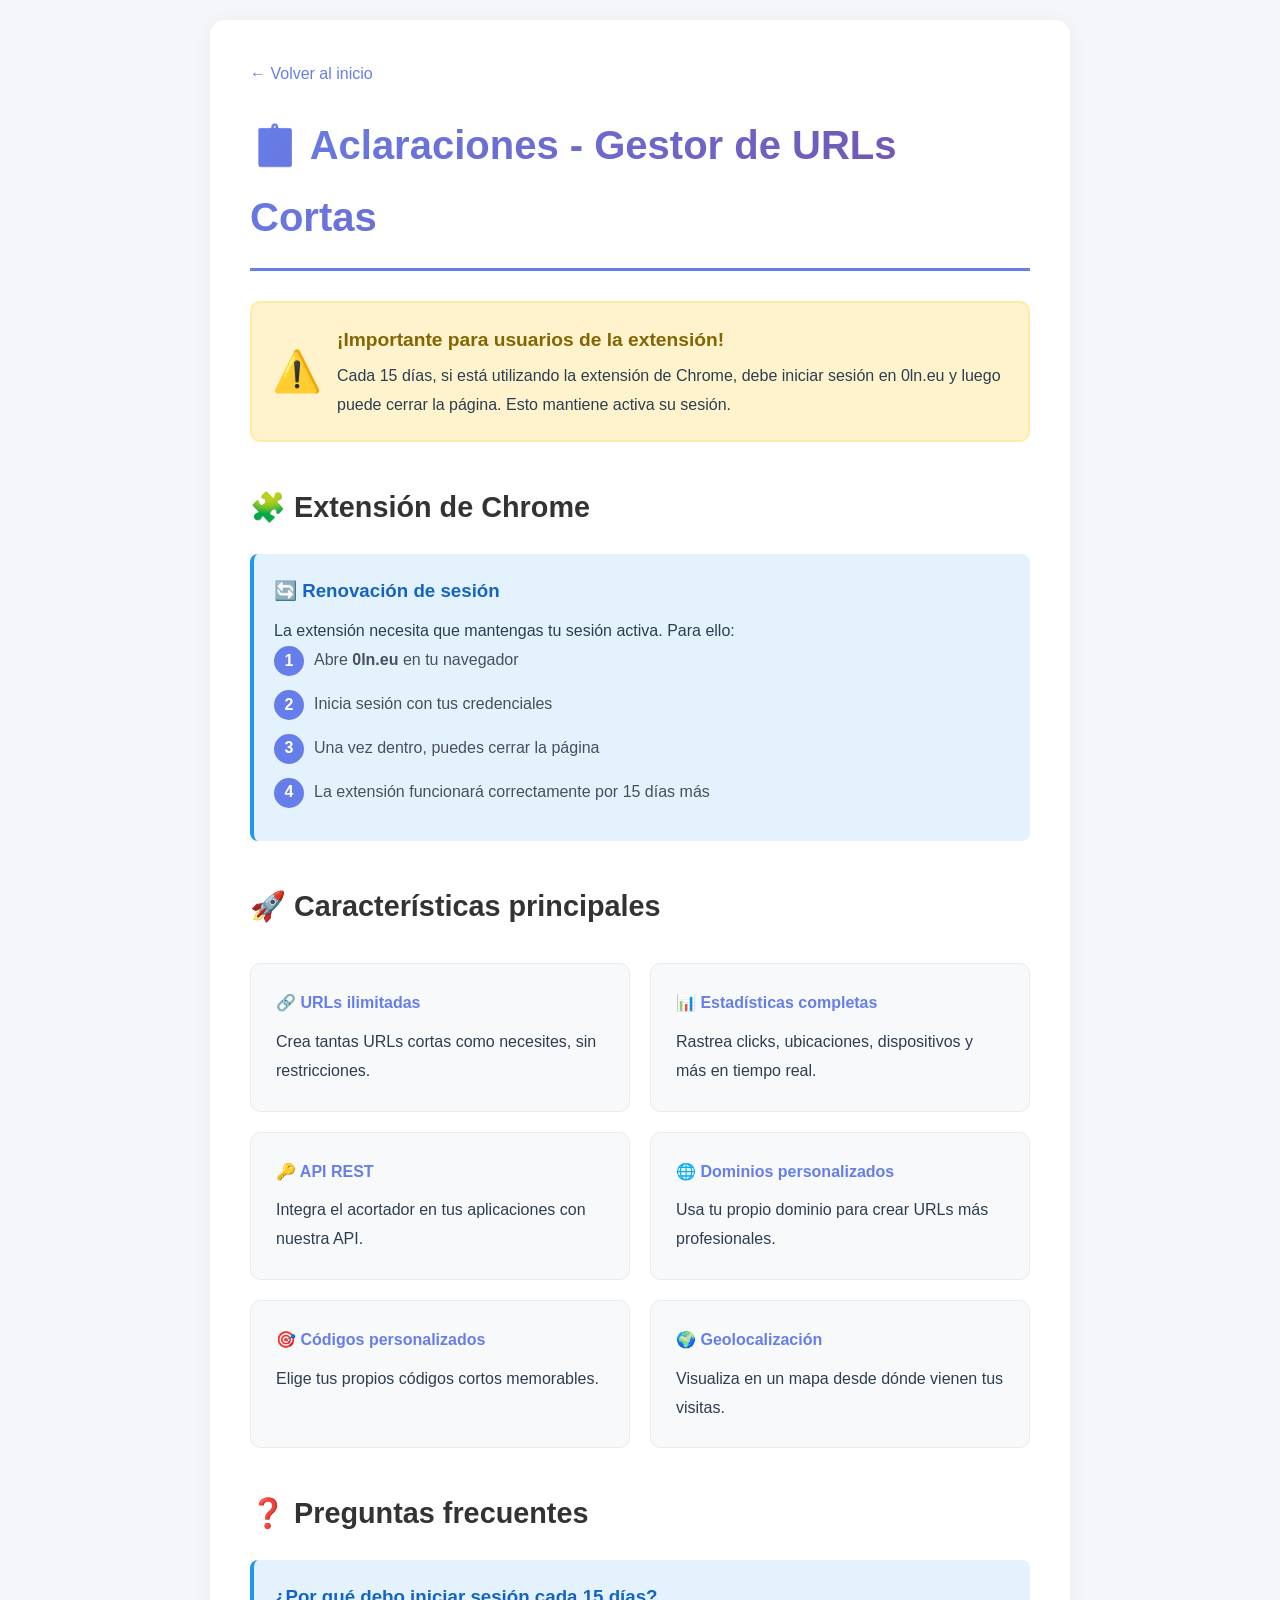
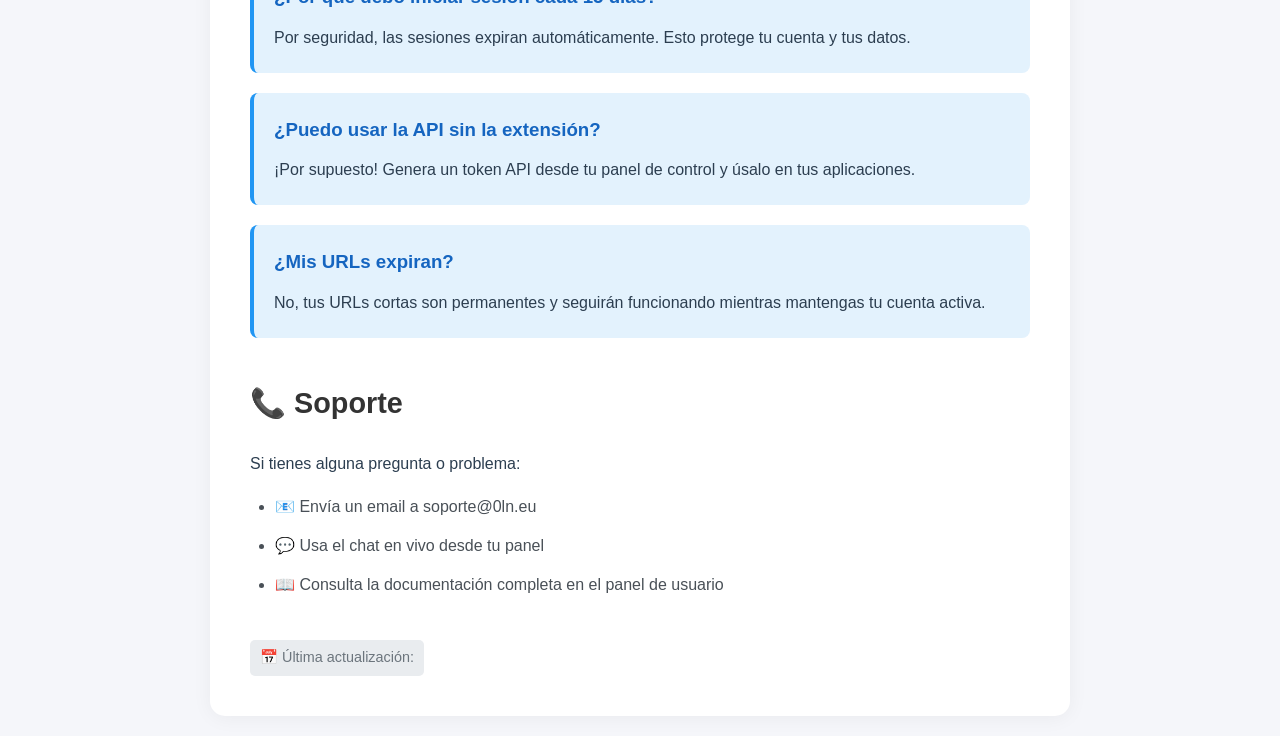
<file: Aclaraciones/index.html>
<!DOCTYPE html>
<html lang="es">
<head>
    <meta charset="UTF-8">
    <meta name="viewport" content="width=device-width, initial-scale=1.0">
    <title>Aclaraciones - Gestor de URLs Cortas</title>
    <style>
        * {
            margin: 0;
            padding: 0;
            box-sizing: border-box;
        }
        
        body {
            font-family: -apple-system, BlinkMacSystemFont, 'Segoe UI', Roboto, 'Helvetica Neue', Arial, sans-serif;
            max-width: 900px;
            margin: 0 auto;
            padding: 20px;
            line-height: 1.8;
            background: #f5f6fa;
            color: #2c3e50;
        }
        
        .container {
            background: white;
            padding: 40px;
            border-radius: 15px;
            box-shadow: 0 2px 20px rgba(0,0,0,0.05);
        }
        
        h1 {
            color: #2c3e50;
            border-bottom: 3px solid #667eea;
            padding-bottom: 15px;
            margin-bottom: 30px;
            font-size: 2.5em;
            background: linear-gradient(135deg, #667eea 0%, #764ba2 100%);
            -webkit-background-clip: text;
            -webkit-text-fill-color: transparent;
        }
        
        h2 {
            color: #333;
            margin-top: 40px;
            margin-bottom: 20px;
            font-size: 1.8em;
            display: flex;
            align-items: center;
            gap: 10px;
        }
        
        .important-box {
            background: #fff3cd;
            border: 2px solid #ffeaa7;
            border-radius: 10px;
            padding: 20px;
            margin: 30px 0;
            display: flex;
            align-items: center;
            gap: 15px;
        }
        
        .important-box .icon {
            font-size: 2.5em;
            flex-shrink: 0;
        }
        
        .important-box .content {
            flex: 1;
        }
        
        .important-box .content strong {
            display: block;
            font-size: 1.2em;
            margin-bottom: 5px;
            color: #856404;
        }
        
        .info-card {
            background: #e3f2fd;
            border-left: 4px solid #2196f3;
            padding: 20px;
            margin: 20px 0;
            border-radius: 8px;
        }
        
        .info-card h3 {
            color: #1565c0;
            margin-bottom: 10px;
            display: flex;
            align-items: center;
            gap: 8px;
        }
        
        ul {
            margin-left: 25px;
            margin-top: 15px;
        }
        
        li {
            margin-bottom: 10px;
            color: #495057;
        }
        
        .step-list {
            counter-reset: step-counter;
            list-style: none;
            margin-left: 0;
        }
        
        .step-list li {
            counter-increment: step-counter;
            margin-bottom: 15px;
            padding-left: 40px;
            position: relative;
        }
        
        .step-list li::before {
            content: counter(step-counter);
            position: absolute;
            left: 0;
            top: 0;
            background: #667eea;
            color: white;
            width: 30px;
            height: 30px;
            border-radius: 50%;
            display: flex;
            align-items: center;
            justify-content: center;
            font-weight: bold;
        }
        
        .feature-grid {
            display: grid;
            grid-template-columns: repeat(auto-fit, minmax(250px, 1fr));
            gap: 20px;
            margin-top: 30px;
        }
        
        .feature-card {
            background: #f8f9fa;
            padding: 25px;
            border-radius: 10px;
            border: 1px solid #e9ecef;
            transition: all 0.3s;
        }
        
        .feature-card:hover {
            transform: translateY(-3px);
            box-shadow: 0 5px 15px rgba(0,0,0,0.1);
        }
        
        .feature-card h4 {
            color: #667eea;
            margin-bottom: 10px;
            display: flex;
            align-items: center;
            gap: 8px;
        }
        
        .date {
            background: #e9ecef;
            padding: 5px 10px;
            border-radius: 5px;
            font-size: 0.9em;
            color: #6c757d;
            margin-top: 30px;
            display: inline-block;
        }
        
        .back-link {
            display: inline-flex;
            align-items: center;
            gap: 5px;
            color: #667eea;
            text-decoration: none;
            margin-bottom: 20px;
            font-weight: 500;
            transition: all 0.3s;
        }
        
        .back-link:hover {
            transform: translateX(-5px);
        }
        
        @media (max-width: 768px) {
            .container {
                padding: 20px;
            }
            
            h1 {
                font-size: 2em;
            }
            
            .feature-grid {
                grid-template-columns: 1fr;
            }
        }
    </style>
</head>
<body>
    <div class="container">
        <a href="/" class="back-link">
            ← Volver al inicio
        </a>
        
        <h1>📋 Aclaraciones - Gestor de URLs Cortas</h1>
        
        <div class="important-box">
            <div class="icon">⚠️</div>
            <div class="content">
                <strong>¡Importante para usuarios de la extensión!</strong>
                Cada 15 días, si está utilizando la extensión de Chrome, debe iniciar sesión en 0ln.eu 
                y luego puede cerrar la página. Esto mantiene activa su sesión.
            </div>
        </div>
        
        <h2>🧩 Extensión de Chrome</h2>
        
        <div class="info-card">
            <h3>🔄 Renovación de sesión</h3>
            <p>La extensión necesita que mantengas tu sesión activa. Para ello:</p>
            <ol class="step-list">
                <li>Abre <strong>0ln.eu</strong> en tu navegador</li>
                <li>Inicia sesión con tus credenciales</li>
                <li>Una vez dentro, puedes cerrar la página</li>
                <li>La extensión funcionará correctamente por 15 días más</li>
            </ol>
        </div>
        
        <h2>🚀 Características principales</h2>
        
        <div class="feature-grid">
            <div class="feature-card">
                <h4>🔗 URLs ilimitadas</h4>
                <p>Crea tantas URLs cortas como necesites, sin restricciones.</p>
            </div>
            
            <div class="feature-card">
                <h4>📊 Estadísticas completas</h4>
                <p>Rastrea clicks, ubicaciones, dispositivos y más en tiempo real.</p>
            </div>
            
            <div class="feature-card">
                <h4>🔑 API REST</h4>
                <p>Integra el acortador en tus aplicaciones con nuestra API.</p>
            </div>
            
            <div class="feature-card">
                <h4>🌐 Dominios personalizados</h4>
                <p>Usa tu propio dominio para crear URLs más profesionales.</p>
            </div>
            
            <div class="feature-card">
                <h4>🎯 Códigos personalizados</h4>
                <p>Elige tus propios códigos cortos memorables.</p>
            </div>
            
            <div class="feature-card">
                <h4>🌍 Geolocalización</h4>
                <p>Visualiza en un mapa desde dónde vienen tus visitas.</p>
            </div>
        </div>
        
        <h2>❓ Preguntas frecuentes</h2>
        
        <div class="info-card">
            <h3>¿Por qué debo iniciar sesión cada 15 días?</h3>
            <p>Por seguridad, las sesiones expiran automáticamente. Esto protege tu cuenta y tus datos.</p>
        </div>
        
        <div class="info-card">
            <h3>¿Puedo usar la API sin la extensión?</h3>
            <p>¡Por supuesto! Genera un token API desde tu panel de control y úsalo en tus aplicaciones.</p>
        </div>
        
        <div class="info-card">
            <h3>¿Mis URLs expiran?</h3>
            <p>No, tus URLs cortas son permanentes y seguirán funcionando mientras mantengas tu cuenta activa.</p>
        </div>
        
        <h2>📞 Soporte</h2>
        
        <p>Si tienes alguna pregunta o problema:</p>
        <ul>
            <li>📧 Envía un email a soporte@0ln.eu</li>
            <li>💬 Usa el chat en vivo desde tu panel</li>
            <li>📖 Consulta la documentación completa en el panel de usuario</li>
        </ul>
        
        <div class="date">
            📅 Última actualización: <?php echo date('d/m/Y'); ?>
        </div>
    </div>
</body>
</html>
</file>
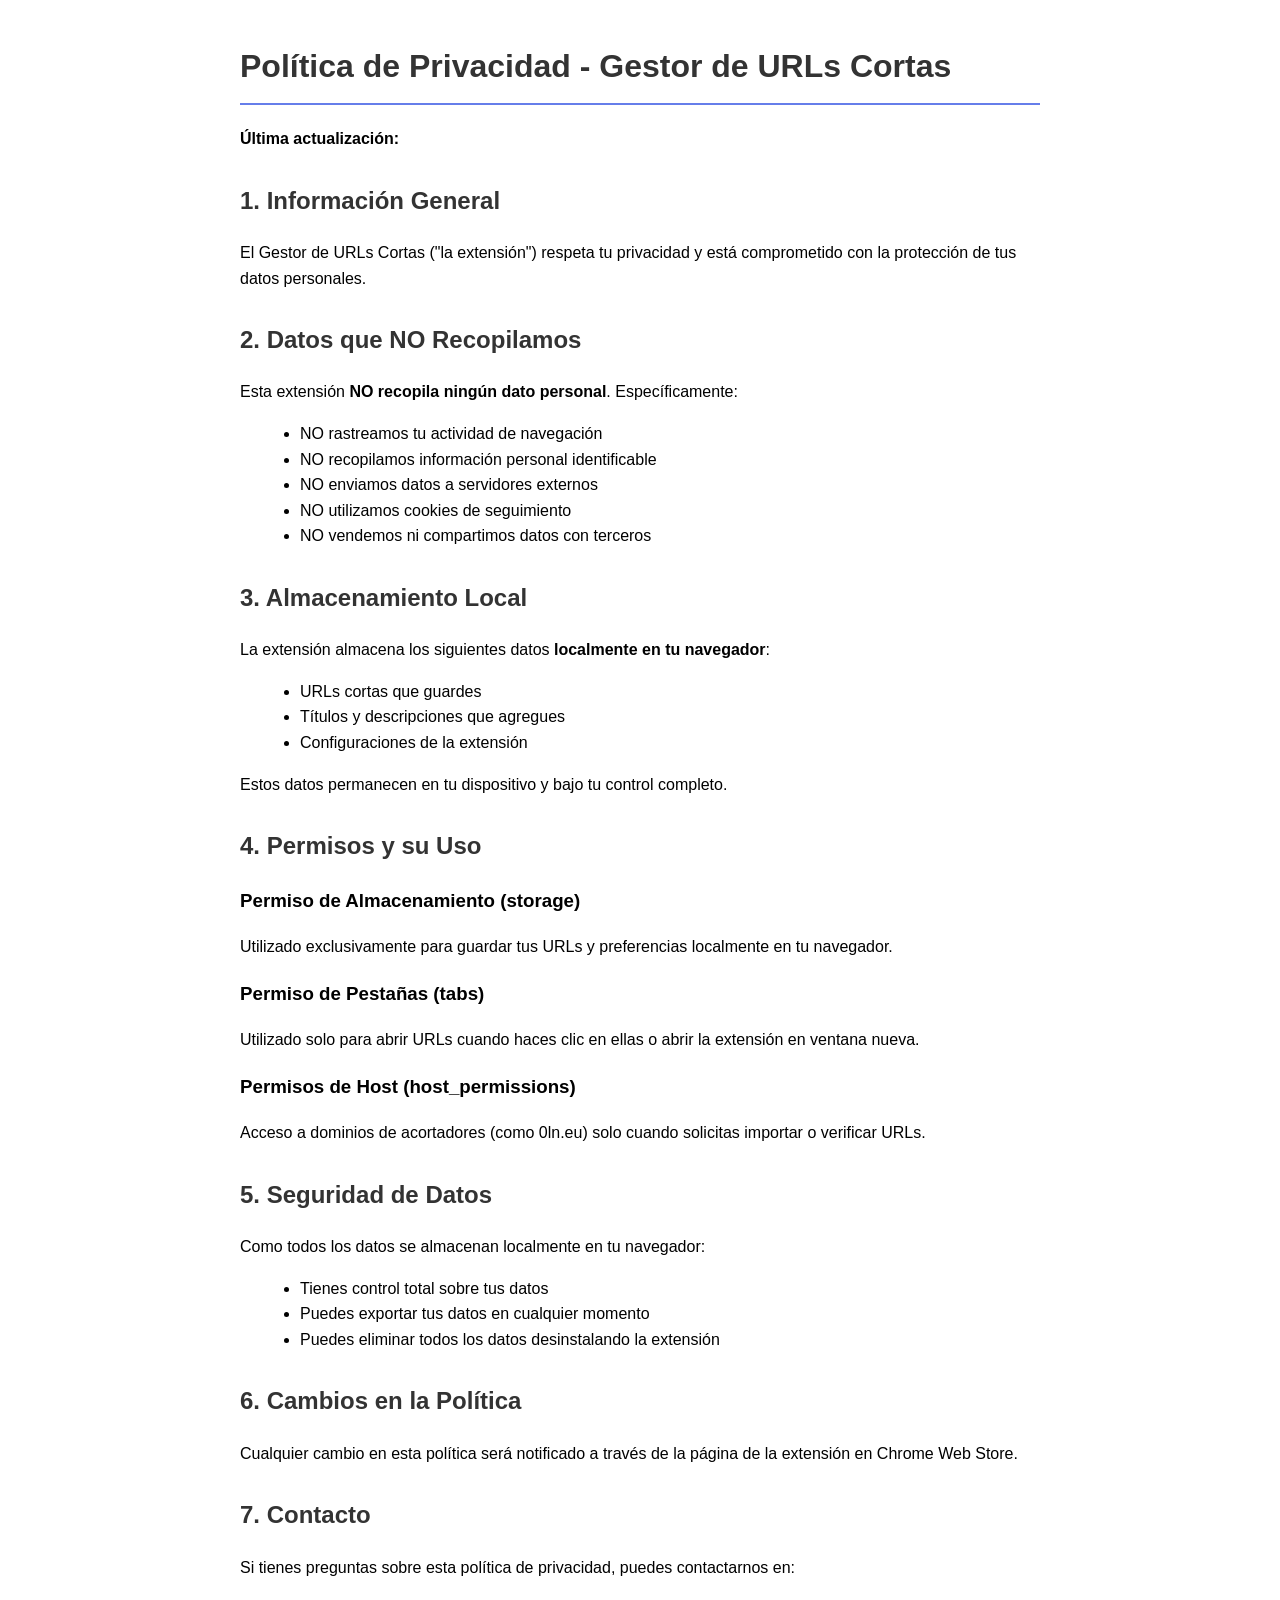
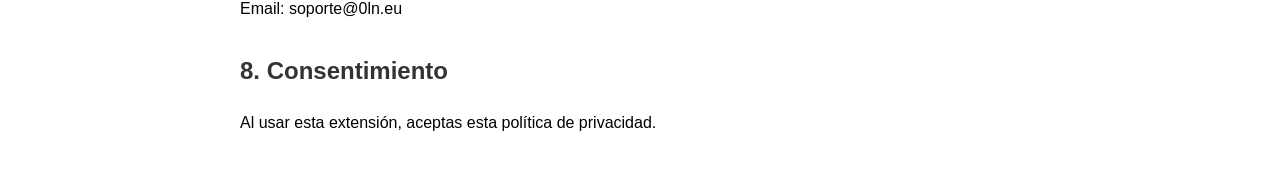
<file: privacy/index.html>
<!DOCTYPE html>
<html lang="es">
<head>
    <meta charset="UTF-8">
    <title>Política de Privacidad - Gestor de URLs Cortas</title>
    <style>
        body {
            font-family: Arial, sans-serif;
            max-width: 800px;
            margin: 0 auto;
            padding: 20px;
            line-height: 1.6;
        }
        h1, h2 { color: #333; }
        h1 { border-bottom: 2px solid #667eea; padding-bottom: 10px; }
        h2 { margin-top: 30px; }
        ul { margin-left: 20px; }
    </style>
</head>
<body>
    <h1>Política de Privacidad - Gestor de URLs Cortas</h1>
    
    <p><strong>Última actualización:</strong> <?php echo date('d/m/Y'); ?></p>
    
    <h2>1. Información General</h2>
    <p>El Gestor de URLs Cortas ("la extensión") respeta tu privacidad y está comprometido con la protección de tus datos personales.</p>
    
    <h2>2. Datos que NO Recopilamos</h2>
    <p>Esta extensión <strong>NO recopila ningún dato personal</strong>. Específicamente:</p>
    <ul>
        <li>NO rastreamos tu actividad de navegación</li>
        <li>NO recopilamos información personal identificable</li>
        <li>NO enviamos datos a servidores externos</li>
        <li>NO utilizamos cookies de seguimiento</li>
        <li>NO vendemos ni compartimos datos con terceros</li>
    </ul>
    
    <h2>3. Almacenamiento Local</h2>
    <p>La extensión almacena los siguientes datos <strong>localmente en tu navegador</strong>:</p>
    <ul>
        <li>URLs cortas que guardes</li>
        <li>Títulos y descripciones que agregues</li>
        <li>Configuraciones de la extensión</li>
    </ul>
    <p>Estos datos permanecen en tu dispositivo y bajo tu control completo.</p>
    
    <h2>4. Permisos y su Uso</h2>
    
    <h3>Permiso de Almacenamiento (storage)</h3>
    <p>Utilizado exclusivamente para guardar tus URLs y preferencias localmente en tu navegador.</p>
    
    <h3>Permiso de Pestañas (tabs)</h3>
    <p>Utilizado solo para abrir URLs cuando haces clic en ellas o abrir la extensión en ventana nueva.</p>
    
    <h3>Permisos de Host (host_permissions)</h3>
    <p>Acceso a dominios de acortadores (como 0ln.eu) solo cuando solicitas importar o verificar URLs.</p>
    
    <h2>5. Seguridad de Datos</h2>
    <p>Como todos los datos se almacenan localmente en tu navegador:</p>
    <ul>
        <li>Tienes control total sobre tus datos</li>
        <li>Puedes exportar tus datos en cualquier momento</li>
        <li>Puedes eliminar todos los datos desinstalando la extensión</li>
    </ul>
    
    <h2>6. Cambios en la Política</h2>
    <p>Cualquier cambio en esta política será notificado a través de la página de la extensión en Chrome Web Store.</p>
    
    <h2>7. Contacto</h2>
    <p>Si tienes preguntas sobre esta política de privacidad, puedes contactarnos en:</p>
    <p>Email: soporte@0ln.eu</p>
    
    <h2>8. Consentimiento</h2>
    <p>Al usar esta extensión, aceptas esta política de privacidad.</p>
</body>
</html>
</file>
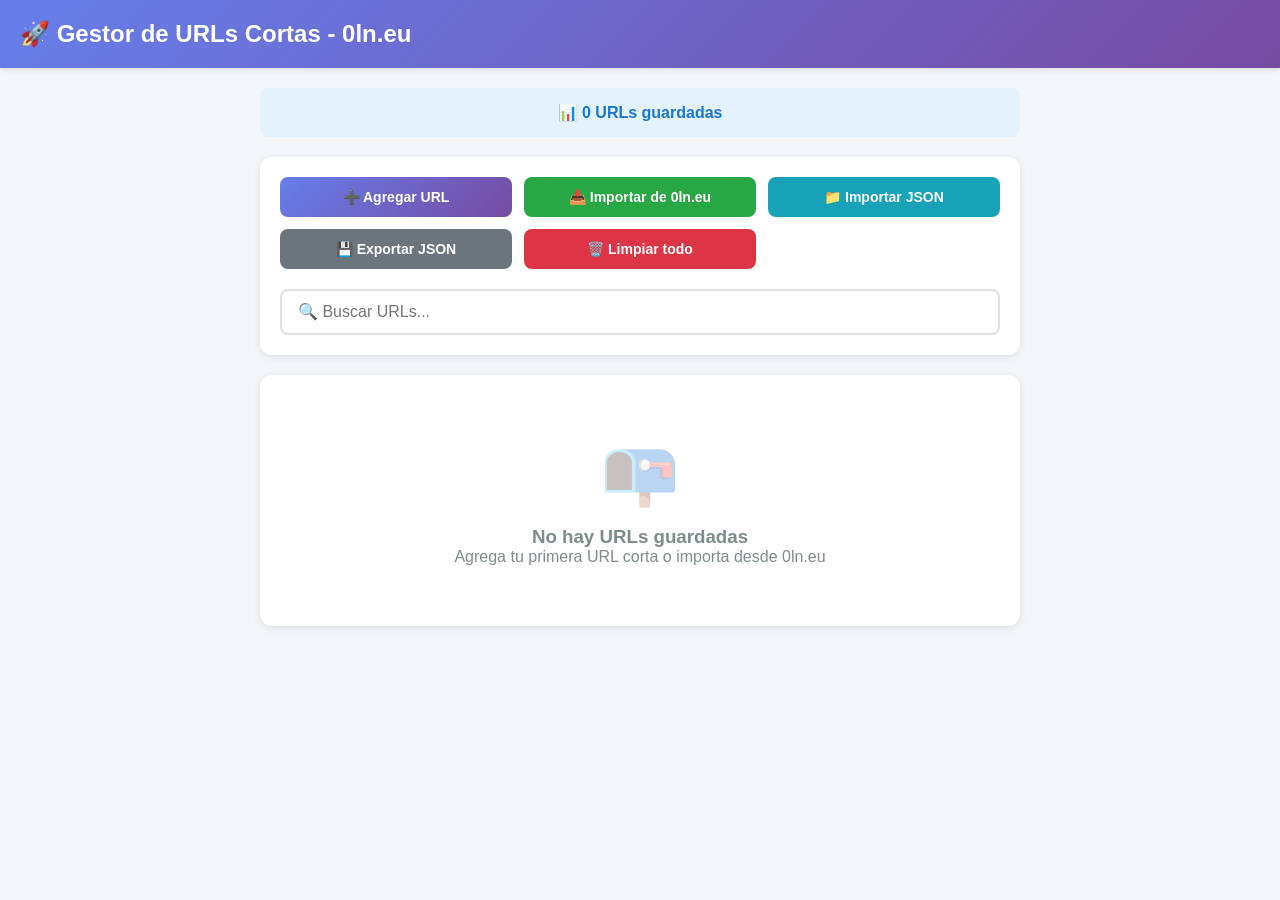
<file: admin/url_manager/index.html>
<!DOCTYPE html>
<html lang="es">
<head>
    <meta charset="UTF-8">
    <meta name="viewport" content="width=device-width, initial-scale=1.0">
    <title>Gestor de URLs Cortas - 0ln.eu</title>
    <link rel="manifest" href="manifest.json">
    <link rel="icon" href="icon-192.png">
    <link rel="apple-touch-icon" href="icon-192.png">
    <link rel="stylesheet" href="style.css">
    <meta name="theme-color" content="#667eea">
    <meta name="apple-mobile-web-app-capable" content="yes">
    <meta name="apple-mobile-web-app-status-bar-style" content="default">
    <meta name="apple-mobile-web-app-title" content="URL Manager">
</head>
<body>
    <div class="header">
        <h3>🚀 Gestor de URLs Cortas - 0ln.eu</h3>
    </div>

    <div class="container">
        <div class="stats" id="stats">
            📊 Cargando estadísticas...
        </div>

        <div class="controls">
            <div class="button-group">
                <button class="btn btn-primary" id="toggleAddBtn">
                    ➕ Agregar URL
                </button>
                <button class="btn btn-success" id="importApiBtn">
                    📥 Importar de 0ln.eu
                </button>
                <button class="btn btn-info" id="importFileBtn">
                    📁 Importar JSON
                </button>
                <button class="btn btn-secondary" id="exportBtn">
                    💾 Exportar JSON
                </button>
                <button class="btn btn-danger" id="clearAllBtn">
                    🗑️ Limpiar todo
                </button>
            </div>

            <div class="search-box">
                <input type="text" class="search-input" id="searchInput" placeholder="🔍 Buscar URLs..." />
            </div>
        </div>

        <div class="add-form" id="addForm">
            <div class="form-group">
                <label for="shortUrlInput">URL corta de 0ln.eu:</label>
                <input type="text" id="shortUrlInput" placeholder="https://0ln.eu/abc123" />
            </div>
            <div class="form-group">
                <label for="titleInput">Título (opcional):</label>
                <input type="text" id="titleInput" placeholder="Mi enlace importante" />
            </div>
            <div class="button-group">
                <button class="btn btn-success" id="saveUrlBtn">💾 Guardar</button>
                <button class="btn btn-secondary" id="cancelBtn">❌ Cancelar</button>
            </div>
            <div id="errorMsg" class="error hidden"></div>
        </div>

        <div class="url-list" id="urlList">
            <div class="loading">
                <div class="loading-spinner"></div>
                <div>Cargando URLs...</div>
            </div>
        </div>

        <input type="file" id="fileInput" accept=".json" />
    </div>

    <script src="app.js"></script>
    
    <!-- NO Service Worker por ahora -->
</body>
</html>
</file>
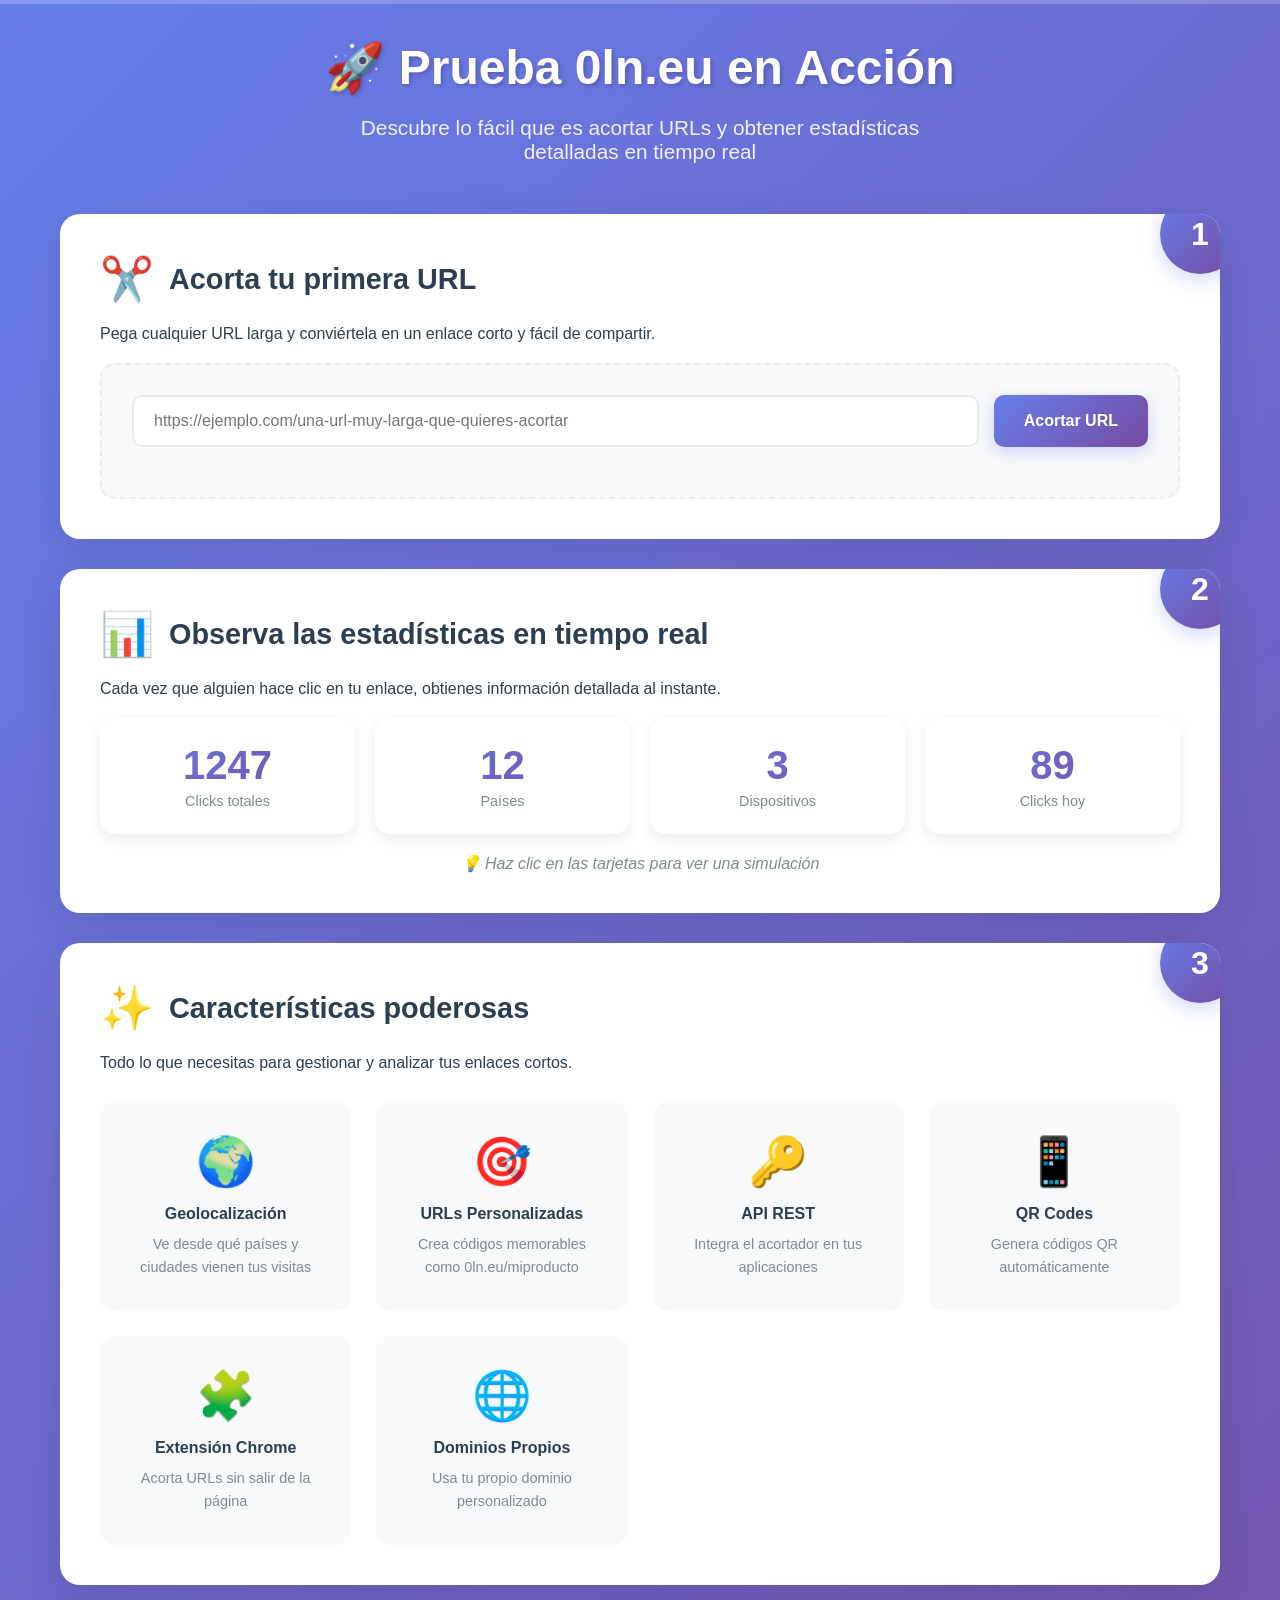
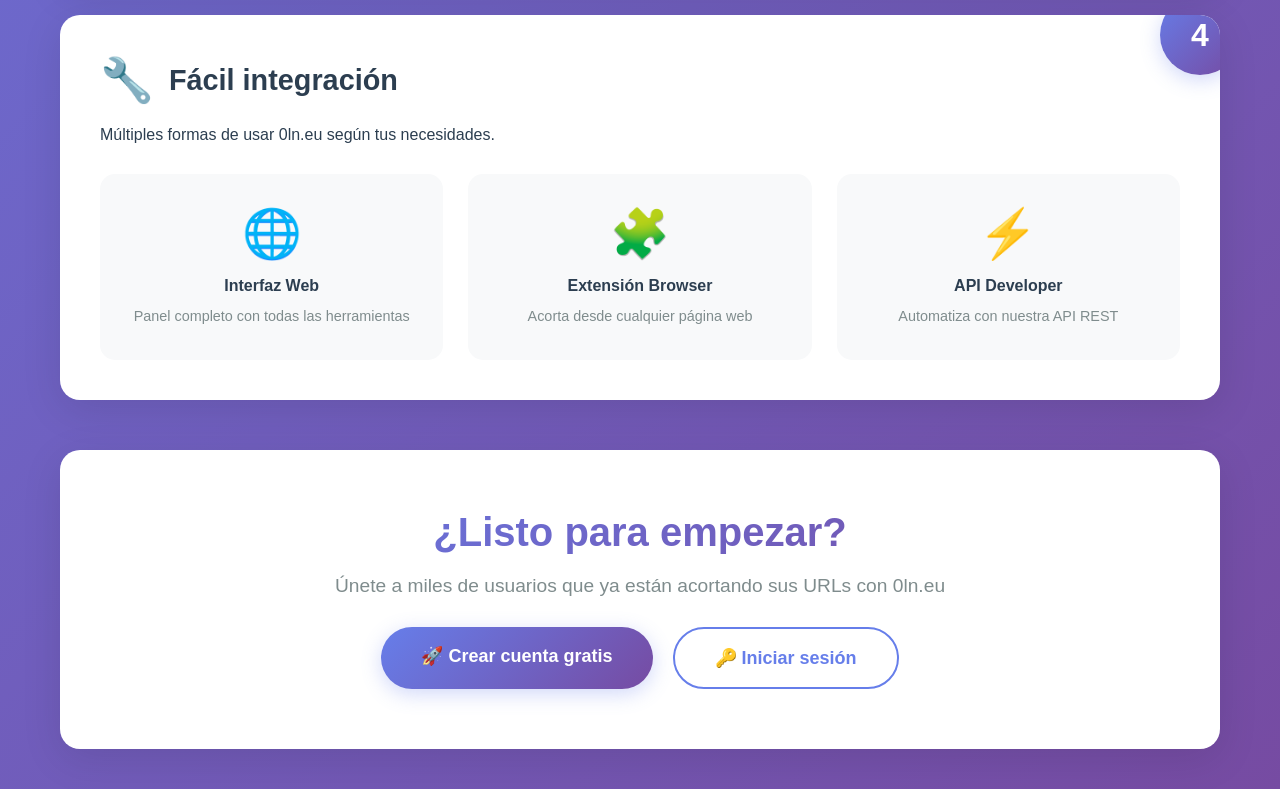
<file: demo.html>
<!DOCTYPE html>
<html lang="es">
<head>
    <meta charset="UTF-8">
    <meta name="viewport" content="width=device-width, initial-scale=1.0">
    <title>Demo Interactiva - 0ln.eu</title>
    <style>
        * {
            margin: 0;
            padding: 0;
            box-sizing: border-box;
        }
        
        body {
            font-family: -apple-system, BlinkMacSystemFont, 'Segoe UI', Roboto, 'Helvetica Neue', Arial, sans-serif;
            background: linear-gradient(135deg, #667eea 0%, #764ba2 100%);
            min-height: 100vh;
            color: #2c3e50;
            overflow-x: hidden;
        }
        
        .demo-container {
            max-width: 1200px;
            margin: 0 auto;
            padding: 40px 20px;
        }
        
        .demo-header {
            text-align: center;
            color: white;
            margin-bottom: 50px;
            animation: fadeInDown 1s ease-out;
        }
        
        .demo-header h1 {
            font-size: 3em;
            margin-bottom: 20px;
            text-shadow: 2px 2px 4px rgba(0,0,0,0.2);
        }
        
        .demo-header p {
            font-size: 1.3em;
            opacity: 0.9;
            max-width: 600px;
            margin: 0 auto;
        }
        
        .demo-steps {
            display: flex;
            flex-direction: column;
            gap: 30px;
        }
        
        .demo-step {
            background: white;
            border-radius: 20px;
            padding: 40px;
            box-shadow: 0 10px 40px rgba(0,0,0,0.1);
            opacity: 0;
            transform: translateY(20px);
            animation: fadeInUp 0.8s ease-out forwards;
            position: relative;
            overflow: hidden;
        }
        
        .demo-step:nth-child(1) { animation-delay: 0.2s; }
        .demo-step:nth-child(2) { animation-delay: 0.4s; }
        .demo-step:nth-child(3) { animation-delay: 0.6s; }
        .demo-step:nth-child(4) { animation-delay: 0.8s; }
        
        .step-number {
            position: absolute;
            top: -20px;
            right: -20px;
            width: 80px;
            height: 80px;
            background: linear-gradient(135deg, #667eea 0%, #764ba2 100%);
            border-radius: 50%;
            display: flex;
            align-items: center;
            justify-content: center;
            font-size: 2em;
            color: white;
            font-weight: bold;
            box-shadow: 0 5px 20px rgba(102, 126, 234, 0.3);
        }
        
        .step-title {
            font-size: 1.8em;
            color: #2c3e50;
            margin-bottom: 20px;
            display: flex;
            align-items: center;
            gap: 15px;
        }
        
        .step-icon {
            font-size: 1.5em;
        }
        
        /* Demo URL Shortener */
        .url-demo-box {
            background: #f8f9fa;
            padding: 30px;
            border-radius: 15px;
            margin-top: 20px;
            border: 2px dashed #e9ecef;
            transition: all 0.3s;
        }
        
        .url-demo-box.active {
            border-color: #667eea;
            background: #f3f4ff;
        }
        
        .url-input-group {
            display: flex;
            gap: 15px;
            margin-bottom: 20px;
            flex-wrap: wrap;
        }
        
        .url-input {
            flex: 1;
            min-width: 300px;
            padding: 15px 20px;
            border: 2px solid #e9ecef;
            border-radius: 10px;
            font-size: 16px;
            transition: all 0.3s;
        }
        
        .url-input:focus {
            outline: none;
            border-color: #667eea;
            box-shadow: 0 0 0 3px rgba(102, 126, 234, 0.1);
        }
        
        .demo-button {
            padding: 15px 30px;
            background: linear-gradient(135deg, #667eea 0%, #764ba2 100%);
            color: white;
            border: none;
            border-radius: 10px;
            font-size: 16px;
            font-weight: 600;
            cursor: pointer;
            transition: all 0.3s;
            box-shadow: 0 5px 15px rgba(102, 126, 234, 0.3);
        }
        
        .demo-button:hover {
            transform: translateY(-2px);
            box-shadow: 0 8px 25px rgba(102, 126, 234, 0.4);
        }
        
        .demo-button:active {
            transform: translateY(0);
        }
        
        .demo-button:disabled {
            opacity: 0.6;
            cursor: not-allowed;
        }
        
        .result-box {
            display: none;
            background: #e8f5e9;
            border: 2px solid #4caf50;
            padding: 20px;
            border-radius: 10px;
            margin-top: 20px;
            animation: slideIn 0.5s ease-out;
        }
        
        .result-box.show {
            display: block;
        }
        
        .short-url-display {
            display: flex;
            align-items: center;
            gap: 15px;
            background: white;
            padding: 15px;
            border-radius: 8px;
            margin-top: 10px;
        }
        
        .short-url-text {
            flex: 1;
            font-family: monospace;
            font-size: 18px;
            color: #667eea;
            font-weight: bold;
        }
        
        .copy-button {
            padding: 10px 20px;
            background: #4caf50;
            color: white;
            border: none;
            border-radius: 5px;
            cursor: pointer;
            transition: all 0.3s;
        }
        
        .copy-button:hover {
            background: #45a049;
        }
        
        .copy-button.copied {
            background: #2196f3;
        }
        
        /* Stats Demo */
        .stats-demo {
            display: grid;
            grid-template-columns: repeat(auto-fit, minmax(150px, 1fr));
            gap: 20px;
            margin-top: 20px;
        }
        
        .stat-card {
            background: white;
            padding: 25px;
            border-radius: 15px;
            text-align: center;
            box-shadow: 0 5px 15px rgba(0,0,0,0.08);
            transition: all 0.3s;
            cursor: pointer;
        }
        
        .stat-card:hover {
            transform: translateY(-5px);
            box-shadow: 0 10px 25px rgba(0,0,0,0.12);
        }
        
        .stat-number {
            font-size: 2.5em;
            font-weight: bold;
            background: linear-gradient(135deg, #667eea 0%, #764ba2 100%);
            -webkit-background-clip: text;
            -webkit-text-fill-color: transparent;
            margin-bottom: 5px;
        }
        
        .stat-label {
            color: #7f8c8d;
            font-size: 0.9em;
        }
        
        /* Features Grid */
        .features-grid {
            display: grid;
            grid-template-columns: repeat(auto-fit, minmax(250px, 1fr));
            gap: 25px;
            margin-top: 30px;
        }
        
        .feature-card {
            background: #f8f9fa;
            padding: 30px;
            border-radius: 15px;
            text-align: center;
            transition: all 0.3s;
            cursor: pointer;
            border: 2px solid transparent;
        }
        
        .feature-card:hover {
            border-color: #667eea;
            transform: translateY(-5px);
            box-shadow: 0 10px 30px rgba(102, 126, 234, 0.2);
        }
        
        .feature-icon {
            font-size: 3em;
            margin-bottom: 15px;
            display: block;
        }
        
        .feature-title {
            font-weight: 600;
            color: #2c3e50;
            margin-bottom: 10px;
        }
        
        .feature-description {
            color: #7f8c8d;
            font-size: 0.9em;
            line-height: 1.6;
        }
        
        /* Progress Bar */
        .progress-container {
            position: fixed;
            top: 0;
            left: 0;
            right: 0;
            height: 4px;
            background: rgba(255,255,255,0.2);
            z-index: 1000;
        }
        
        .progress-bar {
            height: 100%;
            background: linear-gradient(90deg, #667eea 0%, #764ba2 100%);
            width: 0%;
            transition: width 0.3s ease;
        }
        
        /* CTA Section */
        .cta-section {
            background: white;
            border-radius: 20px;
            padding: 60px 40px;
            text-align: center;
            margin-top: 50px;
            box-shadow: 0 10px 40px rgba(0,0,0,0.1);
            animation: fadeInUp 1s ease-out 1s both;
        }
        
        .cta-title {
            font-size: 2.5em;
            margin-bottom: 20px;
            background: linear-gradient(135deg, #667eea 0%, #764ba2 100%);
            -webkit-background-clip: text;
            -webkit-text-fill-color: transparent;
        }
        
        .cta-buttons {
            display: flex;
            gap: 20px;
            justify-content: center;
            flex-wrap: wrap;
            margin-top: 30px;
        }
        
        .cta-button {
            padding: 18px 40px;
            font-size: 18px;
            font-weight: 600;
            border-radius: 50px;
            text-decoration: none;
            transition: all 0.3s;
            display: inline-block;
        }
        
        .cta-button.primary {
            background: linear-gradient(135deg, #667eea 0%, #764ba2 100%);
            color: white;
            box-shadow: 0 5px 20px rgba(102, 126, 234, 0.3);
        }
        
        .cta-button.primary:hover {
            transform: translateY(-3px);
            box-shadow: 0 8px 30px rgba(102, 126, 234, 0.4);
        }
        
        .cta-button.secondary {
            background: white;
            color: #667eea;
            border: 2px solid #667eea;
        }
        
        .cta-button.secondary:hover {
            background: #f8f9ff;
            transform: translateY(-3px);
        }
        
        /* Tooltips */
        .tooltip {
            position: relative;
            display: inline-block;
        }
        
        .tooltip .tooltiptext {
            visibility: hidden;
            background-color: #333;
            color: #fff;
            text-align: center;
            padding: 8px 12px;
            border-radius: 6px;
            position: absolute;
            z-index: 1;
            bottom: 125%;
            left: 50%;
            transform: translateX(-50%);
            opacity: 0;
            transition: opacity 0.3s;
            font-size: 14px;
            white-space: nowrap;
        }
        
        .tooltip:hover .tooltiptext {
            visibility: visible;
            opacity: 1;
        }
        
        /* Animations */
        @keyframes fadeInDown {
            from {
                opacity: 0;
                transform: translateY(-30px);
            }
            to {
                opacity: 1;
                transform: translateY(0);
            }
        }
        
        @keyframes fadeInUp {
            from {
                opacity: 0;
                transform: translateY(30px);
            }
            to {
                opacity: 1;
                transform: translateY(0);
            }
        }
        
        @keyframes slideIn {
            from {
                opacity: 0;
                transform: scaleY(0);
                transform-origin: top;
            }
            to {
                opacity: 1;
                transform: scaleY(1);
            }
        }
        
        @keyframes pulse {
            0% {
                transform: scale(1);
            }
            50% {
                transform: scale(1.05);
            }
            100% {
                transform: scale(1);
            }
        }
        
        /* Responsive */
        @media (max-width: 768px) {
            .demo-header h1 {
                font-size: 2em;
            }
            
            .demo-step {
                padding: 25px;
            }
            
            .step-number {
                width: 60px;
                height: 60px;
                font-size: 1.5em;
            }
            
            .url-input-group {
                flex-direction: column;
            }
            
            .url-input {
                min-width: auto;
            }
            
            .cta-buttons {
                flex-direction: column;
                align-items: center;
            }
            
            .cta-button {
                width: 100%;
                max-width: 300px;
            }
        }
    </style>
</head>
<body>
    <!-- Progress Bar -->
    <div class="progress-container">
        <div class="progress-bar" id="progressBar"></div>
    </div>
    
    <div class="demo-container">
        <!-- Header -->
        <div class="demo-header">
            <h1>🚀 Prueba 0ln.eu en Acción</h1>
            <p>Descubre lo fácil que es acortar URLs y obtener estadísticas detalladas en tiempo real</p>
        </div>
        
        <!-- Demo Steps -->
        <div class="demo-steps">
            <!-- Step 1: Acortar URL -->
            <div class="demo-step">
                <span class="step-number">1</span>
                <h2 class="step-title">
                    <span class="step-icon">✂️</span>
                    Acorta tu primera URL
                </h2>
                <p>Pega cualquier URL larga y conviértela en un enlace corto y fácil de compartir.</p>
                
                <div class="url-demo-box" id="urlDemoBox">
                    <div class="url-input-group">
                        <input type="url" 
                               class="url-input" 
                               id="urlInput" 
                               placeholder="https://ejemplo.com/una-url-muy-larga-que-quieres-acortar"
                               value="">
                        <button class="demo-button" id="shortenBtn" onclick="shortenUrl()">
                            Acortar URL
                        </button>
                    </div>
                    
                    <div class="result-box" id="resultBox">
                        <p style="color: #2e7d32; font-weight: 600; margin-bottom: 10px;">
                            ✅ ¡URL acortada con éxito!
                        </p>
                        <div class="short-url-display">
                            <span class="short-url-text" id="shortUrl">0ln.eu/demo123</span>
                            <button class="copy-button" id="copyBtn" onclick="copyUrl()">
                                📋 Copiar
                            </button>
                        </div>
                    </div>
                </div>
            </div>
            
            <!-- Step 2: Estadísticas -->
            <div class="demo-step">
                <span class="step-number">2</span>
                <h2 class="step-title">
                    <span class="step-icon">📊</span>
                    Observa las estadísticas en tiempo real
                </h2>
                <p>Cada vez que alguien hace clic en tu enlace, obtienes información detallada al instante.</p>
                
                <div class="stats-demo" id="statsDemo">
                    <div class="stat-card" onclick="animateStat(this)">
                        <div class="stat-number" id="clickCount">0</div>
                        <div class="stat-label">Clicks totales</div>
                    </div>
                    <div class="stat-card" onclick="animateStat(this)">
                        <div class="stat-number" id="countryCount">0</div>
                        <div class="stat-label">Países</div>
                    </div>
                    <div class="stat-card" onclick="animateStat(this)">
                        <div class="stat-number" id="deviceCount">0</div>
                        <div class="stat-label">Dispositivos</div>
                    </div>
                    <div class="stat-card" onclick="animateStat(this)">
                        <div class="stat-number" id="todayCount">0</div>
                        <div class="stat-label">Clicks hoy</div>
                    </div>
                </div>
                
                <p style="text-align: center; margin-top: 20px; color: #7f8c8d;">
                    <em>💡 Haz clic en las tarjetas para ver una simulación</em>
                </p>
            </div>
            
            <!-- Step 3: Características -->
            <div class="demo-step">
                <span class="step-number">3</span>
                <h2 class="step-title">
                    <span class="step-icon">✨</span>
                    Características poderosas
                </h2>
                <p>Todo lo que necesitas para gestionar y analizar tus enlaces cortos.</p>
                
                <div class="features-grid">
                    <div class="feature-card tooltip" onclick="highlightFeature(this)">
                        <span class="feature-icon">🌍</span>
                        <div class="feature-title">Geolocalización</div>
                        <div class="feature-description">
                            Ve desde qué países y ciudades vienen tus visitas
                        </div>
                        <span class="tooltiptext">Mapas interactivos incluidos</span>
                    </div>
                    
                    <div class="feature-card tooltip" onclick="highlightFeature(this)">
                        <span class="feature-icon">🎯</span>
                        <div class="feature-title">URLs Personalizadas</div>
                        <div class="feature-description">
                            Crea códigos memorables como 0ln.eu/miproducto
                        </div>
                        <span class="tooltiptext">SEO-friendly</span>
                    </div>
                    
                    <div class="feature-card tooltip" onclick="highlightFeature(this)">
                        <span class="feature-icon">🔑</span>
                        <div class="feature-title">API REST</div>
                        <div class="feature-description">
                            Integra el acortador en tus aplicaciones
                        </div>
                        <span class="tooltiptext">Documentación completa</span>
                    </div>
                    
                    <div class="feature-card tooltip" onclick="highlightFeature(this)">
                        <span class="feature-icon">📱</span>
                        <div class="feature-title">QR Codes</div>
                        <div class="feature-description">
                            Genera códigos QR automáticamente
                        </div>
                        <span class="tooltiptext">Descarga en PNG</span>
                    </div>
                    
                    <div class="feature-card tooltip" onclick="highlightFeature(this)">
                        <span class="feature-icon">🧩</span>
                        <div class="feature-title">Extensión Chrome</div>
                        <div class="feature-description">
                            Acorta URLs sin salir de la página
                        </div>
                        <span class="tooltiptext">Un clic para acortar</span>
                    </div>
                    
                    <div class="feature-card tooltip" onclick="highlightFeature(this)">
                        <span class="feature-icon">🌐</span>
                        <div class="feature-title">Dominios Propios</div>
                        <div class="feature-description">
                            Usa tu propio dominio personalizado
                        </div>
                        <span class="tooltiptext">Branding profesional</span>
                    </div>
                </div>
            </div>
            
            <!-- Step 4: Integración -->
            <div class="demo-step">
                <span class="step-number">4</span>
                <h2 class="step-title">
                    <span class="step-icon">🔧</span>
                    Fácil integración
                </h2>
                <p>Múltiples formas de usar 0ln.eu según tus necesidades.</p>
                
                <div class="features-grid">
                    <div class="feature-card">
                        <span class="feature-icon">🌐</span>
                        <div class="feature-title">Interfaz Web</div>
                        <div class="feature-description">
                            Panel completo con todas las herramientas
                        </div>
                    </div>
                    
                    <div class="feature-card">
                        <span class="feature-icon">🧩</span>
                        <div class="feature-title">Extensión Browser</div>
                        <div class="feature-description">
                            Acorta desde cualquier página web
                        </div>
                    </div>
                    
                    <div class="feature-card">
                        <span class="feature-icon">⚡</span>
                        <div class="feature-title">API Developer</div>
                        <div class="feature-description">
                            Automatiza con nuestra API REST
                        </div>
                    </div>
                </div>
            </div>
        </div>
        
        <!-- CTA Section -->
        <div class="cta-section">
            <h2 class="cta-title">¿Listo para empezar?</h2>
            <p style="font-size: 1.2em; color: #7f8c8d; margin-bottom: 30px;">
                Únete a miles de usuarios que ya están acortando sus URLs con 0ln.eu
            </p>
            <div class="cta-buttons">
                <a href="/admin/login.php" class="cta-button primary">
                    🚀 Crear cuenta gratis
                </a>
                <a href="/admin/login.php" class="cta-button secondary">
                    🔑 Iniciar sesión
                </a>
            </div>
        </div>
    </div>
    
    <script>
        // Progress bar
        window.addEventListener('scroll', () => {
            const winScroll = document.documentElement.scrollTop;
            const height = document.documentElement.scrollHeight - document.documentElement.clientHeight;
            const scrolled = (winScroll / height) * 100;
            document.getElementById('progressBar').style.width = scrolled + '%';
        });
        
        // Demo URL Shortener
        let urlCount = 1;
        
        function shortenUrl() {
            const input = document.getElementById('urlInput');
            const btn = document.getElementById('shortenBtn');
            const resultBox = document.getElementById('resultBox');
            const shortUrlSpan = document.getElementById('shortUrl');
            const demoBox = document.getElementById('urlDemoBox');
            
            if (!input.value.trim()) {
                input.placeholder = '⚠️ Por favor, ingresa una URL válida';
                input.style.borderColor = '#f44336';
                setTimeout(() => {
                    input.style.borderColor = '#e9ecef';
                    input.placeholder = 'https://ejemplo.com/una-url-muy-larga-que-quieres-acortar';
                }, 2000);
                return;
            }
            
            // Animación de carga
            btn.disabled = true;
            btn.textContent = 'Acortando...';
            demoBox.classList.add('active');
            
            // Simular proceso
            setTimeout(() => {
                // Generar URL corta aleatoria
                const codes = ['demo123', 'test456', 'link789', 'short321', 'url654'];
                const randomCode = codes[Math.floor(Math.random() * codes.length)] + urlCount++;
                shortUrlSpan.textContent = `0ln.eu/${randomCode}`;
                
                // Mostrar resultado
                resultBox.classList.add('show');
                btn.textContent = 'Acortar otra URL';
                btn.disabled = false;
                
                // Actualizar estadísticas
                incrementStats();
                
                // Limpiar input después de 3 segundos
                setTimeout(() => {
                    input.value = '';
                }, 3000);
            }, 1500);
        }
        
        // Copiar URL
        function copyUrl() {
            const shortUrl = document.getElementById('shortUrl').textContent;
            const copyBtn = document.getElementById('copyBtn');
            
            // Crear elemento temporal
            const tempInput = document.createElement('input');
            tempInput.value = shortUrl;
            document.body.appendChild(tempInput);
            tempInput.select();
            document.execCommand('copy');
            document.body.removeChild(tempInput);
            
            // Feedback visual
            copyBtn.textContent = '✅ Copiado!';
            copyBtn.classList.add('copied');
            
            setTimeout(() => {
                copyBtn.textContent = '📋 Copiar';
                copyBtn.classList.remove('copied');
            }, 2000);
        }
        
        // Incrementar estadísticas
        function incrementStats() {
            animateNumber('clickCount', parseInt(document.getElementById('clickCount').textContent) + Math.floor(Math.random() * 50) + 10);
            animateNumber('countryCount', Math.min(parseInt(document.getElementById('countryCount').textContent) + Math.floor(Math.random() * 3) + 1, 25));
            animateNumber('deviceCount', Math.min(parseInt(document.getElementById('deviceCount').textContent) + 1, 4));
            animateNumber('todayCount', parseInt(document.getElementById('todayCount').textContent) + Math.floor(Math.random() * 10) + 5);
        }
        
        // Animar números
        function animateNumber(elementId, finalNumber) {
            const element = document.getElementById(elementId);
            const startNumber = parseInt(element.textContent);
            const duration = 1000;
            const increment = (finalNumber - startNumber) / (duration / 16);
            let currentNumber = startNumber;
            
            const timer = setInterval(() => {
                currentNumber += increment;
                if ((increment > 0 && currentNumber >= finalNumber) || (increment < 0 && currentNumber <= finalNumber)) {
                    element.textContent = Math.round(finalNumber);
                    clearInterval(timer);
                } else {
                    element.textContent = Math.round(currentNumber);
                }
            }, 16);
        }
        
        // Animar tarjeta de estadística
        function animateStat(card) {
            card.style.animation = 'pulse 0.5s ease';
            setTimeout(() => {
                card.style.animation = '';
            }, 500);
            
            // Incrementar número aleatoriamente
            const numberElement = card.querySelector('.stat-number');
            const currentValue = parseInt(numberElement.textContent);
            const increment = Math.floor(Math.random() * 20) + 5;
            animateNumber(numberElement.id, currentValue + increment);
        }
        
        // Resaltar característica
        function highlightFeature(card) {
            // Quitar highlight de otras tarjetas
            document.querySelectorAll('.feature-card').forEach(c => {
                c.style.borderColor = 'transparent';
                c.style.background = '#f8f9fa';
            });
            
            // Aplicar highlight
            card.style.borderColor = '#667eea';
            card.style.background = '#f3f4ff';
            
            // Animación
            card.style.animation = 'pulse 0.5s ease';
            setTimeout(() => {
                card.style.animation = '';
            }, 500);
        }
        
        // Auto-play demo
        setTimeout(() => {
            // Simular ingreso de URL
            const demoUrl = 'https://mi-sitio-web-con-urls-muy-largas.com/categoria/subcategoria/articulo-2024';
            const input = document.getElementById('urlInput');
            let i = 0;
            
            const typeWriter = setInterval(() => {
                if (i < demoUrl.length) {
                    input.value += demoUrl.charAt(i);
                    i++;
                } else {
                    clearInterval(typeWriter);
                    // Auto-click después de escribir
                    setTimeout(() => {
                        if (input.value === demoUrl) {
                            shortenUrl();
                        }
                    }, 500);
                }
            }, 30);
        }, 2000);
        
        // Inicializar con algunos valores
        document.getElementById('clickCount').textContent = '1247';
        document.getElementById('countryCount').textContent = '12';
        document.getElementById('deviceCount').textContent = '3';
        document.getElementById('todayCount').textContent = '89';
    </script>
</body>
</html>
</file>
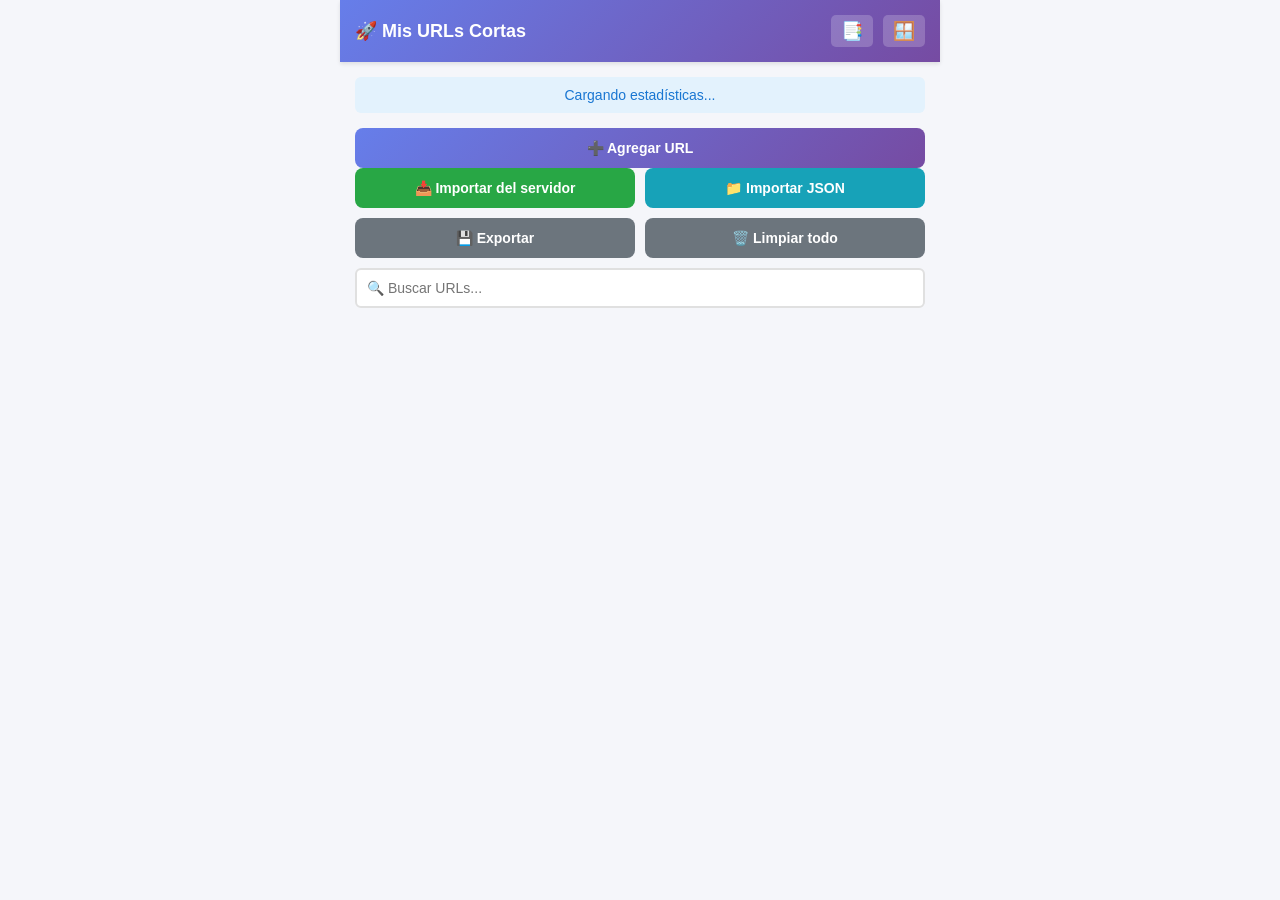
<file: url_shortener_extension/popup.html>
<!DOCTYPE html>
<html>
<head>
    <meta charset="UTF-8">
    <style>
        body {
            width: 400px;
            min-height: 100px;
            padding: 0;
            margin: 0;
            font-family: -apple-system, BlinkMacSystemFont, 'Segoe UI', Roboto, Arial, sans-serif;
            background: #f5f6fa;
        }
        
        .header {
            background: linear-gradient(135deg, #667eea 0%, #764ba2 100%);
            color: white;
            padding: 15px;
            box-shadow: 0 2px 4px rgba(0,0,0,0.1);
            display: flex;
            justify-content: space-between;
            align-items: center;
        }
        
        .header h3 {
            margin: 0;
            font-size: 18px;
            display: flex;
            align-items: center;
            gap: 8px;
        }
        
        .header-buttons {
            display: flex;
            gap: 10px;
        }
        
        .header-btn {
            background: rgba(255,255,255,0.2);
            border: none;
            color: white;
            cursor: pointer;
            font-size: 18px;
            padding: 5px 10px;
            border-radius: 5px;
            transition: background 0.2s;
        }
        
        .header-btn:hover {
            background: rgba(255,255,255,0.3);
        }
        
        .content {
            padding: 15px;
        }
        
        .button-group {
            display: grid;
            grid-template-columns: 1fr 1fr;
            gap: 10px;
            margin-bottom: 10px;
        }
        
        .url-item {
            background: white;
            padding: 12px;
            margin-bottom: 10px;
            border-radius: 8px;
            box-shadow: 0 2px 4px rgba(0,0,0,0.05);
            cursor: move;
            transition: all 0.2s;
            position: relative;
        }
        
        .url-item:hover {
            box-shadow: 0 4px 8px rgba(0,0,0,0.1);
            transform: translateY(-1px);
        }
        
        .url-item:active {
            cursor: grabbing;
        }
        
        .url-item.dragging {
            opacity: 0.5;
        }
        
        .url-header {
            display: flex;
            align-items: center;
            gap: 10px;
            margin-bottom: 5px;
            padding-right: 70px;
        }
        
        .favicon {
            width: 16px;
            height: 16px;
            flex-shrink: 0;
        }
        
        .url-title {
            font-weight: 600;
            color: #2c3e50;
            flex: 1;
            overflow: hidden;
            text-overflow: ellipsis;
            white-space: nowrap;
        }
        
        .url-short {
            color: #667eea;
            font-size: 13px;
            font-family: monospace;
            margin: 5px 0;
            display: flex;
            align-items: center;
            gap: 5px;
        }
        
        .url-original {
            color: #7f8c8d;
            font-size: 12px;
            overflow: hidden;
            text-overflow: ellipsis;
            white-space: nowrap;
            margin: 5px 0;
        }
        
        .url-actions {
            position: absolute;
            top: 12px;
            right: 12px;
            display: flex;
            gap: 5px;
        }
        
        .btn-action {
            background: none;
            border: none;
            cursor: pointer;
            padding: 5px;
            border-radius: 4px;
            color: #7f8c8d;
            transition: all 0.2s;
            font-size: 16px;
        }
        
        .btn-action:hover {
            background: #f0f0f0;
            color: #2c3e50;
        }
        
        .btn-delete:hover {
            background: #fee;
            color: #e74c3c;
        }
        
        .btn-delete.confirm-delete {
            background: #e74c3c;
            color: white;
            animation: pulse 0.5s ease-in-out;
        }
        
        @keyframes pulse {
            0% { transform: scale(1); }
            50% { transform: scale(1.1); }
            100% { transform: scale(1); }
        }
        
        button {
            width: 100%;
            padding: 12px;
            background: linear-gradient(135deg, #667eea 0%, #764ba2 100%);
            color: white;
            border: none;
            border-radius: 8px;
            cursor: pointer;
            font-weight: 600;
            font-size: 14px;
            transition: all 0.2s;
        }
        
        button:hover {
            opacity: 0.9;
            transform: translateY(-1px);
        }
        
        button:disabled {
            opacity: 0.6;
            cursor: not-allowed;
            transform: none;
        }
        
        .btn-secondary {
            background: #6c757d;
        }
        
        .btn-success {
            background: #28a745;
        }
        
        .btn-info {
            background: #17a2b8;
        }
        
        input {
            width: 100%;
            padding: 10px;
            margin-bottom: 8px;
            box-sizing: border-box;
            border: 2px solid #e0e0e0;
            border-radius: 6px;
            font-size: 14px;
            transition: border-color 0.2s;
        }
        
        input:focus {
            outline: none;
            border-color: #667eea;
        }
        
        #addForm {
            display: none;
            margin-bottom: 15px;
            padding: 15px;
            background: white;
            border-radius: 8px;
            box-shadow: 0 2px 4px rgba(0,0,0,0.05);
        }
        
        .loading {
            text-align: center;
            padding: 20px;
            color: #7f8c8d;
        }
        
        .loading-spinner {
            display: inline-block;
            width: 20px;
            height: 20px;
            border: 3px solid #f3f3f3;
            border-top: 3px solid #667eea;
            border-radius: 50%;
            animation: spin 1s linear infinite;
            margin-right: 10px;
        }
        
        @keyframes spin {
            0% { transform: rotate(0deg); }
            100% { transform: rotate(360deg); }
        }
        
        .empty-state {
            text-align: center;
            padding: 40px 20px;
            color: #7f8c8d;
        }
        
        .empty-state-icon {
            font-size: 48px;
            margin-bottom: 10px;
            opacity: 0.3;
        }
        
        .domain-tag {
            background: #e3f2fd;
            color: #1976d2;
            padding: 2px 6px;
            border-radius: 4px;
            font-size: 11px;
        }
        
        .error {
            color: #e74c3c;
            font-size: 12px;
            margin-top: 5px;
            padding: 5px;
            background: #fee;
            border-radius: 4px;
        }
        
        .copy-toast {
            position: fixed;
            bottom: 20px;
            left: 50%;
            transform: translateX(-50%);
            background: #4caf50;
            color: white;
            padding: 10px 20px;
            border-radius: 6px;
            font-size: 14px;
            animation: slideUp 0.3s ease-out;
            z-index: 1000;
            box-shadow: 0 2px 5px rgba(0,0,0,0.2);
        }
        
        @keyframes slideUp {
            from {
                opacity: 0;
                transform: translate(-50%, 10px);
            }
            to {
                opacity: 1;
                transform: translate(-50%, 0);
            }
        }
        
        .search-box {
            margin-bottom: 15px;
        }
        
        .search-input {
            width: 100%;
            padding: 10px;
            border: 2px solid #e0e0e0;
            border-radius: 6px;
            font-size: 14px;
        }
        
        .search-input:focus {
            outline: none;
            border-color: #667eea;
        }
        
        .stats {
            background: #e3f2fd;
            padding: 10px;
            border-radius: 6px;
            margin-bottom: 15px;
            text-align: center;
            font-size: 14px;
            color: #1976d2;
        }
        
        /* Para cuando se abre en ventana completa */
        @media (min-width: 600px) {
            body {
                width: 100%;
                max-width: 600px;
                margin: 0 auto;
            }
        }
        
        /* Ocultar input de archivo */
        #fileInput {
            display: none;
        }
    </style>
</head>
<body>
    <div class="header">
        <h3>🚀 Mis URLs Cortas</h3>
        <div class="header-buttons">
            <button class="header-btn" id="openInTab" title="Abrir en pestaña">📑</button>
            <button class="header-btn" id="openInWindow" title="Abrir en ventana">🪟</button>
        </div>
    </div>
    
    <div class="content">
        <div class="stats" id="stats">
            Cargando estadísticas...
        </div>
        
        <button id="toggleBtn">➕ Agregar URL</button>
        
        <div id="addForm">
            <input type="text" id="shortUrl" placeholder="Pega cualquier URL para acortar o guardar">
            <input type="text" id="title" placeholder="Título (opcional)">
            <button id="saveBtn">💾 Guardar</button>
            <div id="loadingMsg" class="loading" style="display: none;">
                <div class="loading-spinner"></div>
                <span>Procesando URL...</span>
            </div>
            <div id="errorMsg" class="error" style="display: none;"></div>
        </div>
        
        <div class="button-group">
            <button id="importApiBtn" class="btn-success">📥 Importar del servidor</button>
            <button id="importFileBtn" class="btn-info">📁 Importar JSON</button>
            <button id="exportBtn" class="btn-secondary">💾 Exportar</button>
            <button id="clearBtn" class="btn-secondary">🗑️ Limpiar todo</button>
        </div>
        
        <input type="file" id="fileInput" accept=".json">
        
        <div class="search-box">
            <input type="text" class="search-input" id="searchInput" placeholder="🔍 Buscar URLs...">
        </div>
        
        <div id="urlList"></div>
    </div>
    
    <script src="popup.js"></script>
</body>
</html>
</file>
<file: admin/url_manager/style.css>
* {
    margin: 0;
    padding: 0;
    box-sizing: border-box;
}

body {
    font-family: -apple-system, BlinkMacSystemFont, 'Segoe UI', Roboto, Arial, sans-serif;
    background: #f5f6fa;
    min-height: 100vh;
}

.header {
    background: linear-gradient(135deg, #667eea 0%, #764ba2 100%);
    color: white;
    padding: 20px;
    box-shadow: 0 2px 4px rgba(0,0,0,0.1);
    position: sticky;
    top: 0;
    z-index: 100;
}

.header h3 {
    margin: 0;
    font-size: 24px;
    display: flex;
    align-items: center;
    gap: 8px;
}

.container {
    max-width: 800px;
    margin: 0 auto;
    padding: 20px;
}

.stats {
    background: #e3f2fd;
    padding: 15px;
    border-radius: 8px;
    margin-bottom: 20px;
    text-align: center;
    font-size: 16px;
    color: #1976d2;
    font-weight: 600;
}

.controls {
    background: white;
    padding: 20px;
    border-radius: 12px;
    box-shadow: 0 2px 8px rgba(0,0,0,0.1);
    margin-bottom: 20px;
}

.button-group {
    display: grid;
    grid-template-columns: repeat(auto-fit, minmax(200px, 1fr));
    gap: 12px;
    margin-bottom: 20px;
}

.btn {
    padding: 12px 16px;
    border: none;
    border-radius: 8px;
    cursor: pointer;
    font-weight: 600;
    font-size: 14px;
    transition: all 0.2s;
    display: flex;
    align-items: center;
    justify-content: center;
    gap: 8px;
}

.btn:hover {
    transform: translateY(-1px);
    box-shadow: 0 4px 12px rgba(0,0,0,0.15);
}

.btn:disabled {
    opacity: 0.6;
    cursor: not-allowed;
    transform: none;
}

.btn-primary { background: linear-gradient(135deg, #667eea 0%, #764ba2 100%); color: white; }
.btn-success { background: #28a745; color: white; }
.btn-info { background: #17a2b8; color: white; }
.btn-secondary { background: #6c757d; color: white; }
.btn-danger { background: #dc3545; color: white; }

.search-input {
    width: 100%;
    padding: 12px 16px;
    border: 2px solid #e0e0e0;
    border-radius: 8px;
    font-size: 16px;
    transition: border-color 0.2s;
}

.search-input:focus {
    outline: none;
    border-color: #667eea;
}

.add-form {
    background: white;
    padding: 20px;
    border-radius: 12px;
    box-shadow: 0 2px 8px rgba(0,0,0,0.1);
    margin-bottom: 20px;
    display: none;
}

.add-form.show { display: block; }

.form-group {
    margin-bottom: 15px;
}

.form-group label {
    display: block;
    margin-bottom: 5px;
    font-weight: 600;
    color: #333;
}

.form-group input {
    width: 100%;
    padding: 12px;
    border: 2px solid #e0e0e0;
    border-radius: 8px;
    font-size: 16px;
}

.form-group input:focus {
    outline: none;
    border-color: #667eea;
}

.url-list {
    background: white;
    border-radius: 12px;
    box-shadow: 0 2px 8px rgba(0,0,0,0.1);
    overflow: hidden;
}

.url-item {
    padding: 16px;
    border-bottom: 1px solid #f0f0f0;
    transition: all 0.2s;
    cursor: pointer;
    position: relative;
}

.url-item:hover {
    background: #f8f9fa;
    transform: translateX(4px);
}

.url-item:last-child { border-bottom: none; }
.url-item.dragging { opacity: 0.5; }

.url-header {
    display: flex;
    align-items: center;
    gap: 12px;
    margin-bottom: 8px;
    padding-right: 80px;
}

.favicon {
    width: 20px;
    height: 20px;
    border-radius: 4px;
}

.url-title {
    font-weight: 600;
    color: #2c3e50;
    flex: 1;
    overflow: hidden;
    text-overflow: ellipsis;
    white-space: nowrap;
    font-size: 16px;
}

.url-short {
    color: #667eea;
    font-size: 14px;
    font-family: 'Courier New', monospace;
    margin: 6px 0;
    display: flex;
    align-items: center;
    gap: 8px;
    font-weight: 500;
}

.url-original {
    color: #7f8c8d;
    font-size: 13px;
    overflow: hidden;
    text-overflow: ellipsis;
    white-space: nowrap;
    margin: 6px 0;
}

.url-actions {
    position: absolute;
    top: 16px;
    right: 16px;
    display: flex;
    gap: 8px;
}

.btn-action {
    background: white;
    border: 1px solid #e0e0e0;
    padding: 8px;
    border-radius: 6px;
    cursor: pointer;
    font-size: 16px;
    transition: all 0.2s;
    width: 36px;
    height: 36px;
    display: flex;
    align-items: center;
    justify-content: center;
}

.btn-action:hover {
    background: #f8f9fa;
    border-color: #667eea;
}

.btn-action.delete:hover {
    background: #fee;
    border-color: #e74c3c;
    color: #e74c3c;
}

.btn-action.confirm-delete {
    background: #e74c3c;
    color: white;
    animation: pulse 0.5s ease-in-out;
}

@keyframes pulse {
    0% { transform: scale(1); }
    50% { transform: scale(1.1); }
    100% { transform: scale(1); }
}

.domain-tag {
    background: #e3f2fd;
    color: #1976d2;
    padding: 2px 8px;
    border-radius: 12px;
    font-size: 11px;
    font-weight: 600;
}

.empty-state {
    text-align: center;
    padding: 60px 20px;
    color: #7f8c8d;
}

.empty-state-icon {
    font-size: 64px;
    margin-bottom: 16px;
    opacity: 0.3;
}

.loading {
    text-align: center;
    padding: 40px;
    color: #666;
}

.loading-spinner {
    display: inline-block;
    width: 32px;
    height: 32px;
    border: 3px solid #f3f3f3;
    border-top: 3px solid #667eea;
    border-radius: 50%;
    animation: spin 1s linear infinite;
    margin-bottom: 16px;
}

@keyframes spin {
    0% { transform: rotate(0deg); }
    100% { transform: rotate(360deg); }
}

.toast {
    position: fixed;
    bottom: 20px;
    left: 50%;
    transform: translateX(-50%);
    background: #28a745;
    color: white;
    padding: 12px 24px;
    border-radius: 8px;
    font-weight: 600;
    animation: slideUp 0.3s ease-out;
    z-index: 1000;
    box-shadow: 0 4px 12px rgba(0,0,0,0.15);
}

@keyframes slideUp {
    from { opacity: 0; transform: translate(-50%, 20px); }
    to { opacity: 1; transform: translate(-50%, 0); }
}

.error {
    background: #fee;
    color: #e74c3c;
    padding: 12px;
    border-radius: 8px;
    margin-top: 10px;
    border: 1px solid #fdd;
}

.hidden { display: none !important; }
#fileInput { display: none; }

@media (max-width: 768px) {
    .container { padding: 10px; }
    .button-group { grid-template-columns: 1fr; }
    .url-actions { position: static; margin-top: 12px; justify-content: flex-end; }
    .url-header { padding-right: 0; }
}
</file>
